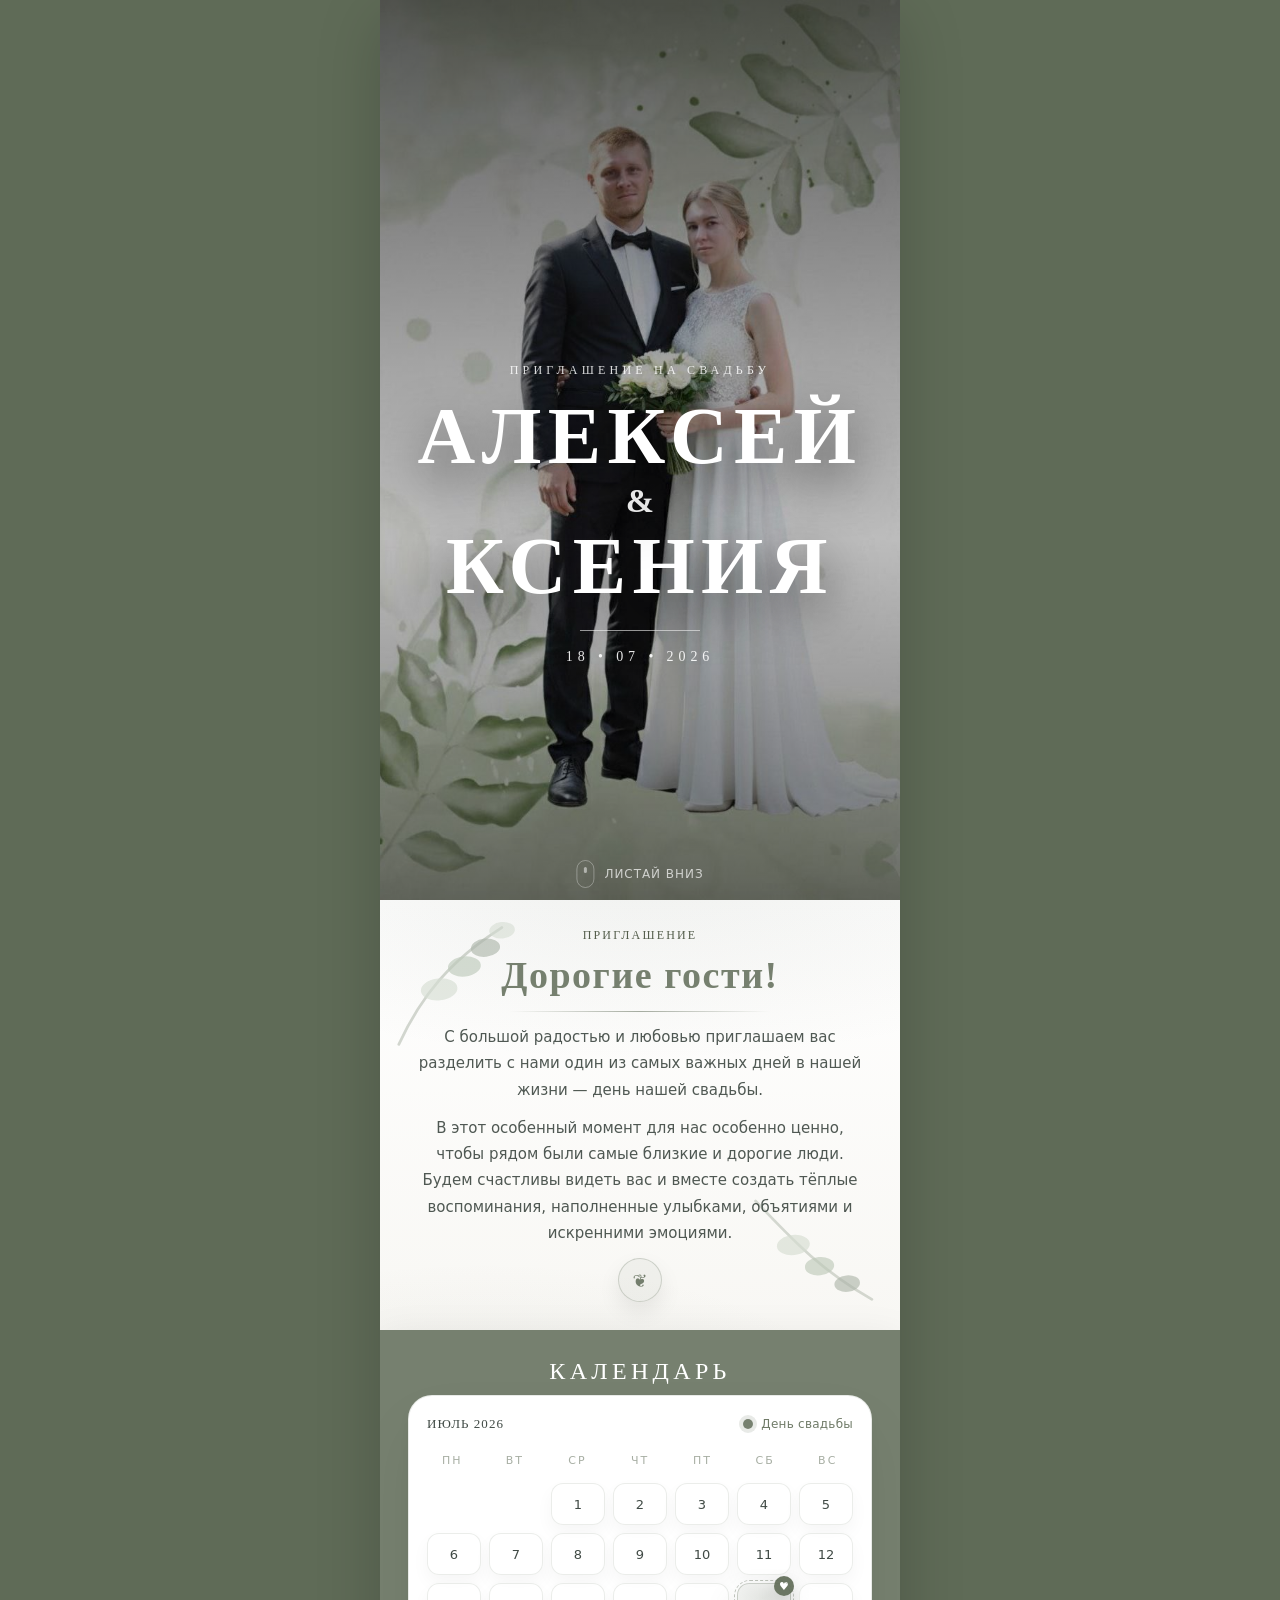
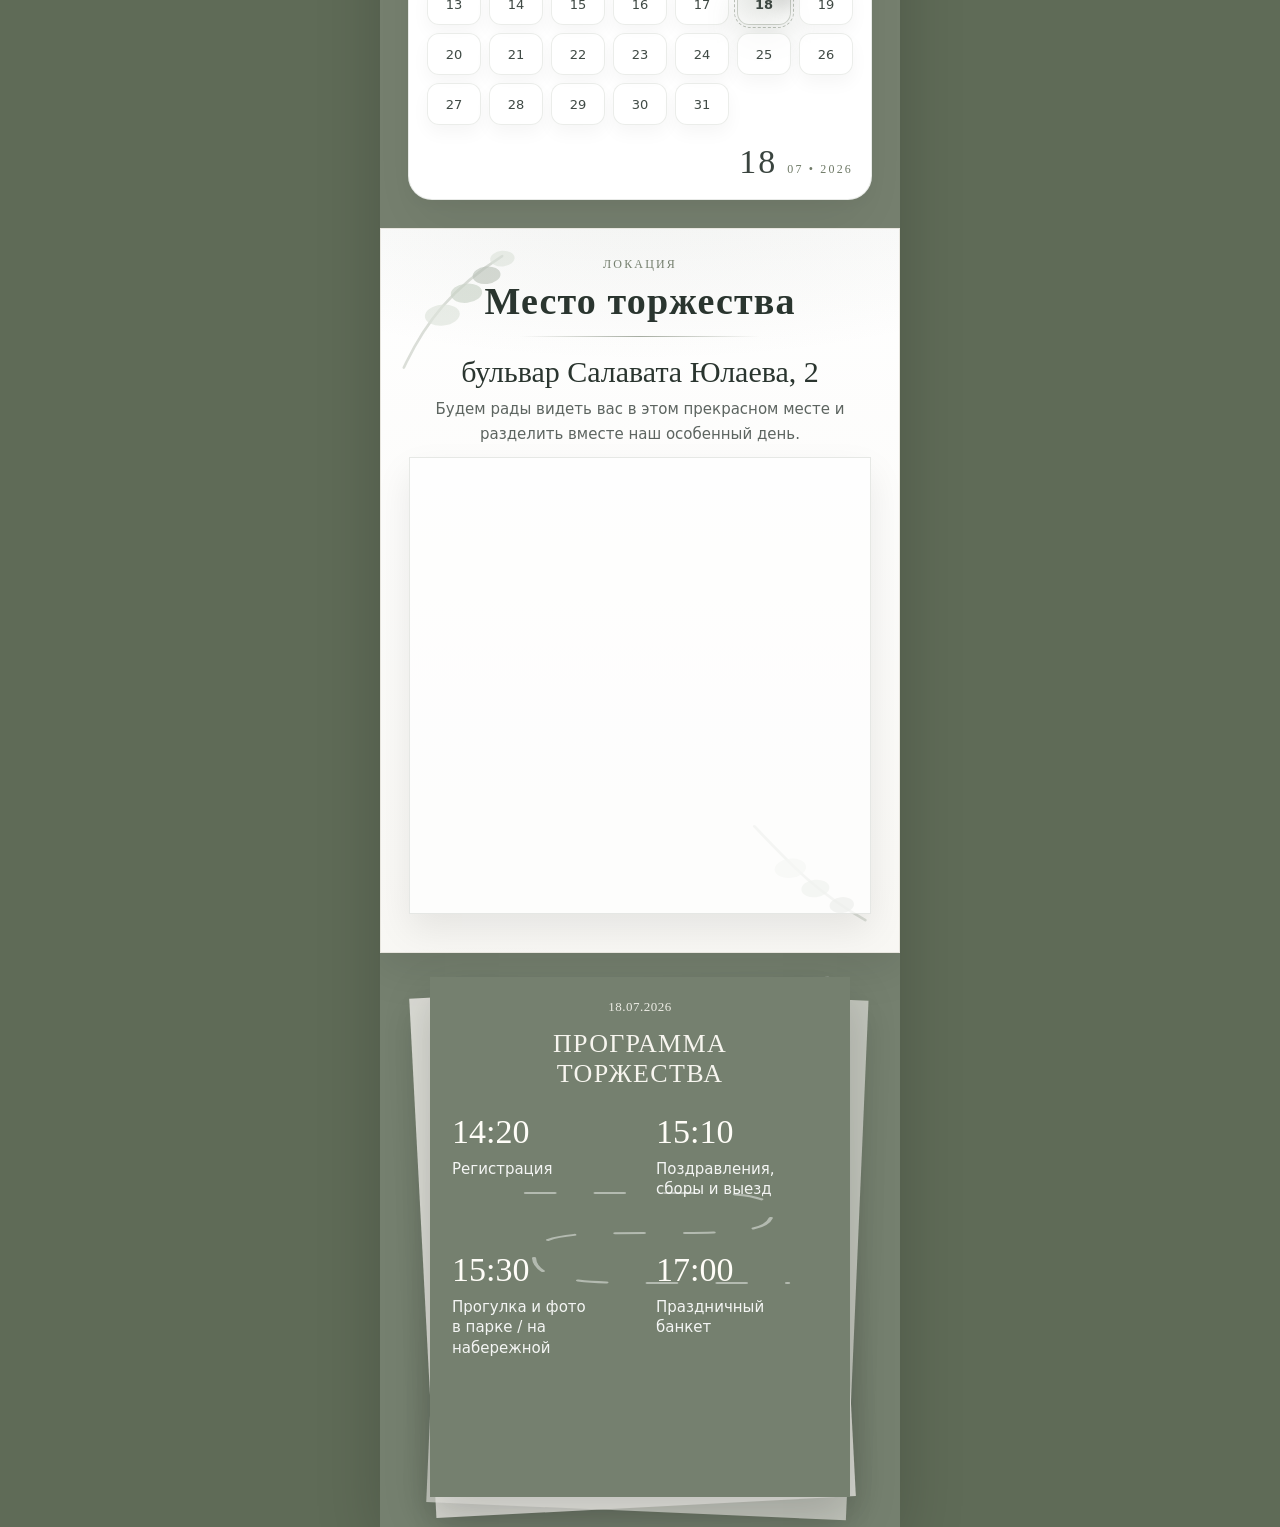
<file: index.html>
<!doctype html>
<html lang="ru">

<head>
  <meta charset="utf-8" />
  <meta name="viewport" content="width=device-width,initial-scale=1" />
  <title>Сайт-приглашение на свадьбу</title>

  <link rel="stylesheet" href="./style.css">
</head>

<body>
  <div class="page">
    <div class="columns" id="invite">
      <section class="strip fade-in d1">

        <!-- ПЕРВЫЙ БЛОК: фото + текст, 100% высоты -->
        <section class="hero" id="hero">
          <img class="hero__bg" src="img/photo_block-3.jpg" alt="Алексей и Ксения">


          <div class="hero__overlay">

            <p class="hero__invite">приглашение на свадьбу</p>

            <h1 class="hero__names">
              <span class="name-top">АЛЕКСЕЙ</span>

              <span class="and">&</span>

              <span class="name-bottom">КСЕНИЯ</span>
            </h1>

            <div class="hero-divider"></div>

            <p class="hero__date">18 • 07 • 2026</p>

          </div>

          <div class="scroll-hint" aria-hidden="true">
            <div class="mouse"></div>
            <span>Листай вниз</span>
          </div>
        </section>


        <!-- Блок с текстом -->
        <section class="invite-card" id="inviteTextBlock">
          <!-- декор -->
          <svg class="invite-decor tl" viewBox="0 0 240 240" aria-hidden="true">
            <path d="M40 180 C70 130, 105 95, 165 65" stroke="rgba(111,127,105,.55)" stroke-width="3"
              stroke-linecap="round" fill="none" />
            <ellipse cx="90" cy="125" rx="20" ry="12" fill="rgba(185,199,179,.65)" />
            <ellipse cx="120" cy="103" rx="18" ry="11" fill="rgba(142,164,135,.65)" />
            <ellipse cx="145" cy="85" rx="16" ry="10" fill="rgba(111,127,105,.62)" />
            <ellipse cx="165" cy="68" rx="14" ry="9" fill="rgba(185,199,179,.58)" />
          </svg>

          <svg class="invite-decor br" viewBox="0 0 240 240" aria-hidden="true">
            <path d="M60 60 C95 105, 120 140, 175 180" stroke="rgba(111,127,105,.50)" stroke-width="3"
              stroke-linecap="round" fill="none" />
            <ellipse cx="96" cy="112" rx="18" ry="11" fill="rgba(185,199,179,.65)" />
            <ellipse cx="122" cy="138" rx="16" ry="10" fill="rgba(142,164,135,.65)" />
            <ellipse cx="150" cy="160" rx="14" ry="9" fill="rgba(111,127,105,.62)" />
          </svg>

          <div class="invite-inner">
            <p class="invite-kicker">ПРИГЛАШЕНИЕ</p>
            <h2 class="invite-title">Дорогие гости!</h2>

            <div class="invite-divider" aria-hidden="true"></div>

            <div class="invite-text">
              <p>
                С большой радостью и любовью приглашаем вас разделить с нами один из самых важных дней в нашей жизни —
                день нашей свадьбы.
              </p>
              <p>
                В этот особенный момент для нас особенно ценно, чтобы рядом были самые близкие и дорогие люди.
                Будем счастливы видеть вас и вместе создать тёплые воспоминания, наполненные улыбками, объятиями
                и искренними эмоциями.
              </p>
            </div>

            <div class="invite-sign">
              <span class="invite-heart" aria-hidden="true">❦</span>
            </div>
          </div>
        </section>


        <!-- ====== КАЛЕНДАРЬ (вставь после блока приглашения) ====== -->
        <section class="cal-card" id="calendar">
          <div class="cal-inner">
            <p class="cal-kicker">КАЛЕНДАРЬ</p>

            <div class="cal-wrap" aria-label="Календарь">
              <header class="cal-head">
                <div class="cal-month" id="calMonth">Июль 2026</div>
                <div class="cal-note">
                  <span class="cal-dot" aria-hidden="true"></span>
                  <span>День свадьбы</span>
                </div>
              </header>

              <div class="cal-grid" role="grid" aria-label="Сетка календаря">
                <!-- дни недели -->
                <div class="cal-dow">ПН</div>
                <div class="cal-dow">ВТ</div>
                <div class="cal-dow">СР</div>
                <div class="cal-dow">ЧТ</div>
                <div class="cal-dow">ПТ</div>
                <div class="cal-dow">СБ</div>
                <div class="cal-dow">ВС</div>

                <!-- сюда JS вставит числа -->
                <div class="cal-days" id="calDays" aria-live="polite"></div>
              </div>

              <div class="cal-footer">
                <div class="cal-datebig">
                  <span class="cal-datebig-day" id="calBigDay">18</span>
                  <span class="cal-datebig-rest" id="calBigRest">07 • 2026</span>
                </div>
              </div>
            </div>
          </div>
        </section>




        <section class="venue-card" id="venue">
          <div class="venue-inner">
            <p class="venue-kicker">ЛОКАЦИЯ</p>
            <h2 class="venue-title">Место торжества</h2>

            <div class="venue-divider"></div>

            <div class="venue-info">

              <div class="venue-text">
                <p class="venue-address">бульвар Салавата Юлаева, 2</p>
                <p class="venue-sub">
                  Будем рады видеть вас в этом прекрасном месте и разделить вместе наш особенный день.
                </p>
              </div>
            </div>

            <div class="venue-map-wrap">
              <iframe class="venue-map"
                src="https://yandex.ru/map-widget/v1/?um=constructor%3Afa5b91c28d39b18e5f9e1854803efb419289134a74e1d3132998e74c2c45b8a1&amp;source=constructor"
                frameborder="0" loading="lazy">
              </iframe>
            </div>
          </div>

          <!-- декор -->
          <svg class="venue-decor tl" viewBox="0 0 240 240" aria-hidden="true">
            <path d="M40 180 C70 130, 105 95, 165 65" stroke="rgba(111,127,105,.55)" stroke-width="3"
              stroke-linecap="round" fill="none" />
            <ellipse cx="90" cy="125" rx="20" ry="12" fill="rgba(185,199,179,.65)" />
            <ellipse cx="120" cy="103" rx="18" ry="11" fill="rgba(142,164,135,.65)" />
            <ellipse cx="145" cy="85" rx="16" ry="10" fill="rgba(111,127,105,.62)" />
            <ellipse cx="165" cy="68" rx="14" ry="9" fill="rgba(185,199,179,.58)" />
          </svg>

          <svg class="venue-decor br" viewBox="0 0 240 240" aria-hidden="true">
            <path d="M60 60 C95 105, 120 140, 175 180" stroke="rgba(111,127,105,.50)" stroke-width="3"
              stroke-linecap="round" fill="none" />
            <ellipse cx="96" cy="112" rx="18" ry="11" fill="rgba(185,199,179,.65)" />
            <ellipse cx="122" cy="138" rx="16" ry="10" fill="rgba(142,164,135,.65)" />
            <ellipse cx="150" cy="160" rx="14" ry="9" fill="rgba(111,127,105,.62)" />
          </svg>
        </section>

        <section class="program-section">
          <div class="program-stack">
            <div class="program-sheet sheet-back-1"></div>
            <div class="program-sheet sheet-back-2"></div>

            <div class="program-card">
              <div class="program-date">18.07.2026</div>
              <h2 class="program-title">ПРОГРАММА<br>ТОРЖЕСТВА</h2>

              <div class="program-grid">
                <div class="program-item item-1">
                  <div class="program-time">14:20</div>
                  <div class="program-text">Регистрация</div>
                </div>

                <div class="program-item item-2">
                  <div class="program-time">15:10</div>
                  <div class="program-text">Поздравления,<br>сборы и выезд</div>
                </div>

                <div class="program-item item-3">
                  <div class="program-time">15:30</div>
                  <div class="program-text">Прогулка и фото<br>в парке / на набережной</div>
                </div>

                <div class="program-item item-4">
                  <div class="program-time">17:00</div>
                  <div class="program-text">Праздничный<br>банкет</div>
                </div>
              </div>

              <svg class="program-route" viewBox="0 0 100 100" preserveAspectRatio="none" aria-hidden="true">
                <path d="M18,33
                 C35,33 35,33 50,33
                 C70,33 78,33 78,43
                 C78,53 68,53 50,53
                 C30,53 20,53 20,65
                 C20,78 35,78 50,78
                 C68,78 72,78 82,78" />
              </svg>
            </div>
          </div>
        </section>
      </section>



    </div>
  </div>

  <script>
    const DATA = {
      heroLabel: "ПРИГЛАСИТЕЛЬНОЕ НА СВАДЬБУ",
      heroNamesHtml: "АЛЕКСЕЙ<span class='amp'>и</span>КСЕНИЯ",
      heroDate: "18 • 07 • 2026",
      weddingISO: "2026-07-18T14:00:00"
    };

    /* =========================
       HERO
    ========================= */
    const heroLabel = document.getElementById("heroLabel");
    const heroNames = document.getElementById("heroNames");
    const heroDate = document.getElementById("heroDate");

    if (heroLabel) heroLabel.textContent = DATA.heroLabel;
    if (heroNames) heroNames.innerHTML = DATA.heroNamesHtml;
    if (heroDate) heroDate.textContent = DATA.heroDate;

    /* =========================
       КАЛЕНДАРЬ
    ========================= */
    const wedding = new Date(DATA.weddingISO);

    const MONTHS_RU = [
      "Январь", "Февраль", "Март", "Апрель", "Май", "Июнь",
      "Июль", "Август", "Сентябрь", "Октябрь", "Ноябрь", "Декабрь"
    ];

    function monIndex(jsDay) {
      return (jsDay + 6) % 7;
    }

    function renderCalendar(date) {
      const calMonth = document.getElementById("calMonth");
      const calBigDay = document.getElementById("calBigDay");
      const calBigRest = document.getElementById("calBigRest");
      const calDays = document.getElementById("calDays");

      if (!calMonth || !calBigDay || !calBigRest || !calDays) return;

      const year = date.getFullYear();
      const month = date.getMonth();
      const day = date.getDate();

      calMonth.textContent = `${MONTHS_RU[month]} ${year}`;
      calBigDay.textContent = String(day);
      calBigRest.textContent = `${String(month + 1).padStart(2, "0")} • ${year}`;

      calDays.innerHTML = "";

      const first = new Date(year, month, 1);
      const last = new Date(year, month + 1, 0);
      const daysInMonth = last.getDate();
      const startOffset = monIndex(first.getDay());

      for (let i = 0; i < startOffset; i++) {
        const emptyDay = document.createElement("div");
        emptyDay.className = "cal-day is-empty";
        calDays.appendChild(emptyDay);
      }

      const now = new Date();

      for (let n = 1; n <= daysInMonth; n++) {
        const dayCell = document.createElement("div");
        dayCell.className = "cal-day";
        dayCell.textContent = n;

        if (
          n === now.getDate() &&
          month === now.getMonth() &&
          year === now.getFullYear()
        ) {
          dayCell.classList.add("is-today");
        }

        if (n === day) {
          dayCell.classList.add("is-wedding");
          dayCell.title = "День свадьбы";
        }

        calDays.appendChild(dayCell);
      }

      const totalCells = startOffset + daysInMonth;
      const tail = (7 - (totalCells % 7)) % 7;

      for (let i = 0; i < tail; i++) {
        const emptyDay = document.createElement("div");
        emptyDay.className = "cal-day is-empty";
        calDays.appendChild(emptyDay);
      }
    }

    renderCalendar(wedding);
  </script>
</body>

</html>
</file>
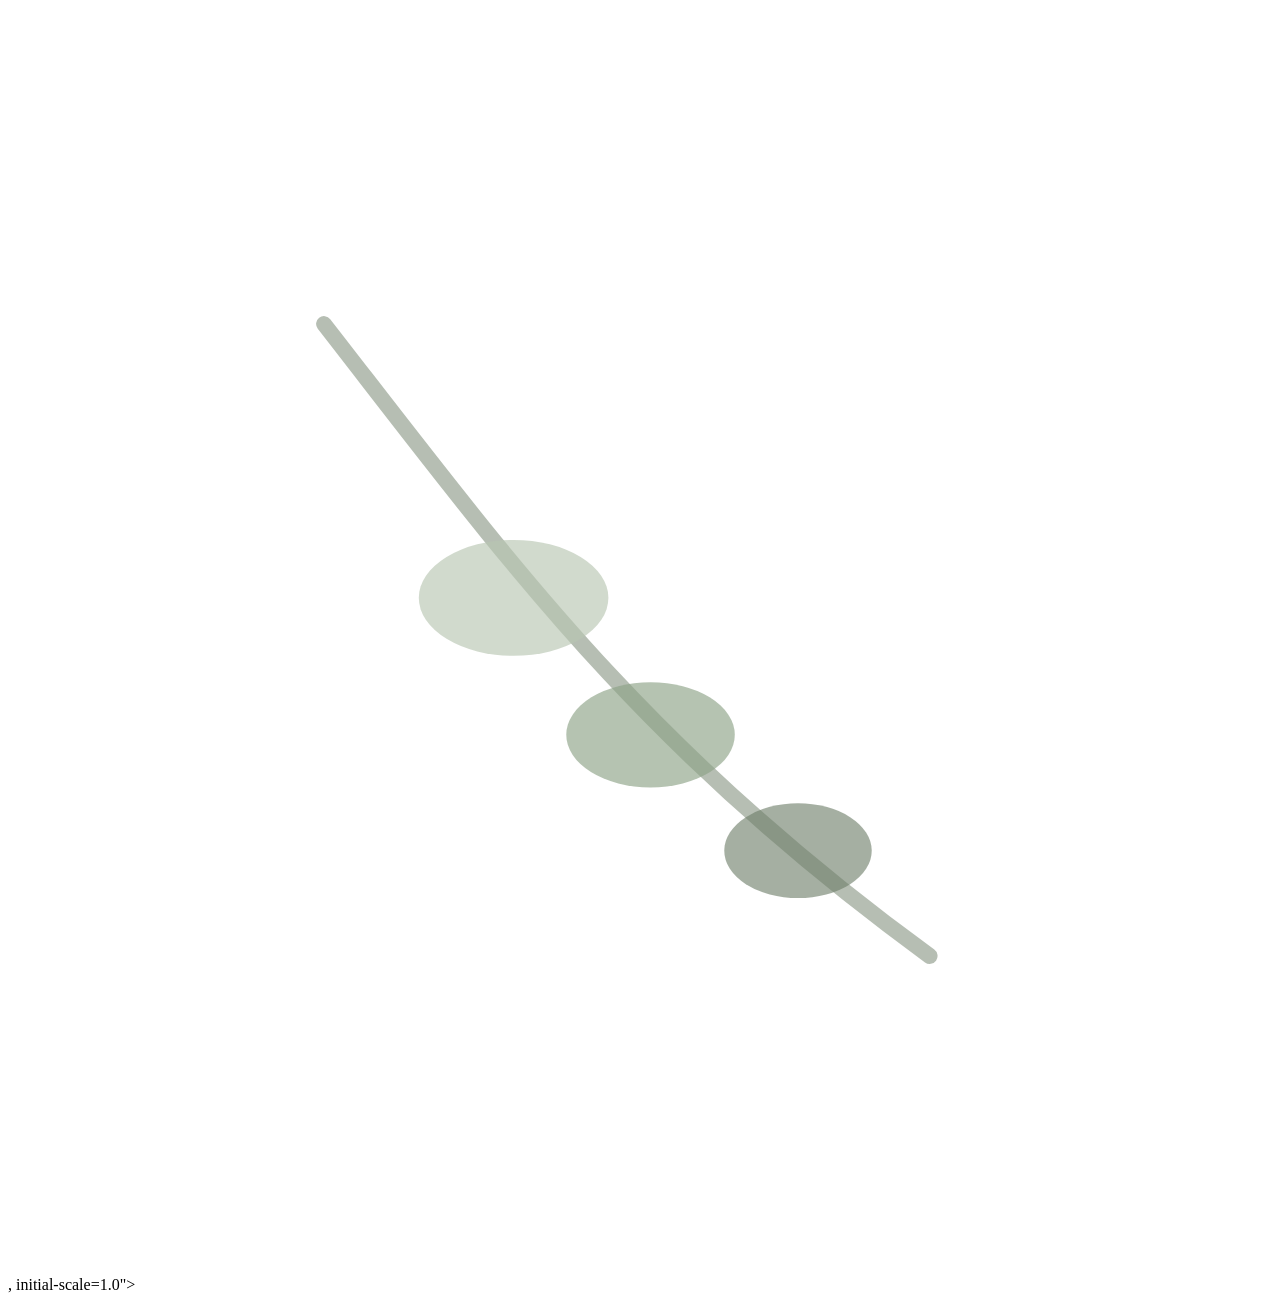
<file: test.html>
<!DOCTYPE html>
<html lang="en">

<head>
    <meta charset="UTF-8">
    <meta name="viewport" content="width=<svg class=" botanic tl" viewBox="0 0 240 240" aria-hidden="true">
    <path d="M40 180 C70 130, 105 95, 165 65" stroke="rgba(111,127,105,.55)" stroke-width="3" stroke-linecap="round"
        fill="none" />
    <ellipse cx="90" cy="125" rx="20" ry="12" fill="rgba(185,199,179,.65)" />
    <ellipse cx="120" cy="103" rx="18" ry="11" fill="rgba(142,164,135,.65)" />
    <ellipse cx="145" cy="85" rx="16" ry="10" fill="rgba(111,127,105,.62)" />
    <ellipse cx="165" cy="68" rx="14" ry="9" fill="rgba(185,199,179,.58)" />
    </svg>

    <svg class="botanic br" viewBox="0 0 240 240" aria-hidden="true">
        <path d="M60 60 C95 105, 120 140, 175 180" stroke="rgba(111,127,105,.50)" stroke-width="3"
            stroke-linecap="round" fill="none" />
        <ellipse cx="96" cy="112" rx="18" ry="11" fill="rgba(185,199,179,.65)" />
        <ellipse cx="122" cy="138" rx="16" ry="10" fill="rgba(142,164,135,.65)" />
        <ellipse cx="150" cy="160" rx="14" ry="9" fill="rgba(111,127,105,.62)" />
    </svg>, initial-scale=1.0">
    <title>Document</title>
</head>

<body>

</body>

</html>
</file>
<file: style.css>
:root {
    --sage-900: #5f6b57;
    --sage-800: #66725f;
    --sage-700: #74806b;

    --paper: #ffffff;
    --paper-2: #f7f6f2;

    --ink: #1f2a24;
    --muted: #5f6b63;
    --line: #e6e4dc;

    --shadow: 0 18px 60px rgba(0, 0, 0, .18);
    --shadow-soft: 0 14px 42px rgba(0, 0, 0, .10);

    --serif: ui-serif, "Georgia", "Times New Roman", serif;
    --sans: ui-sans-serif, system-ui, -apple-system, Segoe UI, Roboto, Arial, "Noto Sans", sans-serif;
}

* {
    box-sizing: border-box;
}

html,
body {
    height: 100%;
}

body {
    margin: 0;
    font-family: var(--sans);
    color: var(--ink);
    background: var(--sage-900);
}

.page {
    margin: 0 auto;
    position: relative;
}

.columns {
    width: 100%;
    display: flex;
    flex-direction: column;
    align-items: center;
}

.strip {
    background: var(--paper);
    box-shadow: var(--shadow);
    position: relative;
    overflow: hidden;
    max-width: 520px;
    width: 100%;
    margin: 0 auto;
}

.strip::before {
    content: "";
    position: absolute;
    inset: 0;
    background:
        radial-gradient(900px 320px at 50% -40%, rgba(95, 107, 87, .08), transparent 60%),
        radial-gradient(700px 320px at 20% 110%, rgba(95, 107, 87, .06), transparent 60%);
    pointer-events: none;
}

.fade-in {
    opacity: 0;
    transform: translateY(10px);
    animation: fade .7s ease forwards;
}

.d1 {
    animation-delay: .10s;
}

@keyframes fade {
    to {
        opacity: 1;
        transform: translateY(0);
    }
}

/* =========================
   HERO
========================= */

.hero {
    position: relative;
    width: 100vw;
    left: 50%;
    transform: translateX(-50%);
    min-height: 100vh;
    min-height: 100svh;
    overflow: hidden;
    margin: 0;
    background: #0b0c0c;
}

.hero__bg {
    position: absolute;
    inset: 0;
    width: 100%;
    height: 100%;
    object-fit: contain;
    object-position: center;
}

.hero::after {
    content: "";
    position: absolute;
    inset: 0;
    background: linear-gradient(180deg,
            rgba(0, 0, 0, .65) 0%,
            rgba(0, 0, 0, .35) 40%,
            rgba(0, 0, 0, .25) 60%,
            rgba(0, 0, 0, .55) 100%);
    pointer-events: none;
}

.hero__overlay {
    position: relative;
    z-index: 2;
    width: min(900px, 92vw);
    margin: 0 auto;
    margin-top: 300px;
    padding: clamp(44px, 7vh, 86px) 16px 0;
    text-align: center;
    overflow: hidden;
}

.hero__invite {
    font-family: var(--serif);
    text-transform: uppercase;
    letter-spacing: .35em;
    font-size: 12px;
    color: rgba(255, 255, 255, .85);
    margin: 0 0 18px;
}

.hero__names {
    margin: 0 auto;
    max-width: 100%;
    text-align: center;
    font-family: var(--serif);
    text-transform: uppercase;
    color: #fff;
    line-height: 1;
    text-shadow: 0 18px 50px rgba(0, 0, 0, .60);
}

.name-top,
.name-bottom {
    display: block;
    font-size: clamp(38px, 7vw, 80px);
    letter-spacing: .08em;
}

.and {
    display: block;
    font-family: var(--serif);
    font-size: 34px;
    margin: 8px 0;
    opacity: .9;
}

.hero-divider {
    width: 120px;
    height: 1px;
    background: rgba(255, 255, 255, .6);
    margin: 24px auto 18px;
}

.hero__date {
    margin: 0;
    font-family: var(--serif);
    letter-spacing: .35em;
    font-size: 14px;
    color: rgba(255, 255, 255, .9);
}

.scroll-hint {
    position: absolute;
    left: 50%;
    bottom: 12px;
    transform: translateX(-50%);
    color: rgba(255, 255, 255, .70);
    font-size: 12px;
    letter-spacing: .08em;
    text-transform: uppercase;
    display: flex;
    align-items: center;
    gap: 10px;
    user-select: none;
    z-index: 2;
}

.mouse {
    width: 18px;
    height: 28px;
    border-radius: 999px;
    border: 1px solid rgba(255, 255, 255, .35);
    position: relative;
    opacity: .9;
}

.mouse::after {
    content: "";
    position: absolute;
    top: 6px;
    left: 50%;
    transform: translateX(-50%);
    width: 3px;
    height: 6px;
    border-radius: 99px;
    background: rgba(255, 255, 255, .55);
    animation: wheel 1.25s ease-in-out infinite;
}

@keyframes wheel {

    0%,
    100% {
        transform: translateX(-50%) translateY(0);
        opacity: .6;
    }

    50% {
        transform: translateX(-50%) translateY(6px);
        opacity: 1;
    }
}

@media (max-width: 768px) {
    .hero__bg {
        object-fit: cover;
        object-position: center top;
    }
}

@media (max-width: 520px) {
    .hero__overlay {
        margin-top: 220px;
        width: 94vw;
        padding-left: 12px;
        padding-right: 12px;
    }

    .name-top,
    .name-bottom {
        font-size: clamp(34px, 10vw, 54px);
        letter-spacing: .05em;
    }

    .and {
        font-size: 18px;
    }

    .hero__invite {
        letter-spacing: .18em;
        font-size: 11px;
    }
}

/* =========================
   INVITE CARD
========================= */

.invite-card {
    position: relative;
    width: 100%;
    overflow: hidden;
    box-shadow: var(--shadow-soft);
}

.invite-card::before {
    content: "";
    position: absolute;
    inset: 0;
    background:
        radial-gradient(900px 340px at 50% -10%, rgba(95, 107, 87, .10), transparent 60%),
        radial-gradient(700px 280px at 20% 120%, rgba(95, 107, 87, .07), transparent 55%),
        linear-gradient(180deg, rgba(255, 255, 255, .86), rgba(247, 246, 242, .88));
    pointer-events: none;
}

.invite-inner {
    position: relative;
    z-index: 1;
    padding: clamp(18px, 3vw, 28px) clamp(16px, 3vw, 30px);
    text-align: center;
}

.invite-decor {
    position: absolute;
    width: 220px;
    opacity: .55;
    pointer-events: none;
    filter: saturate(.95);
}

.invite-decor.tl {
    top: -28px;
    left: -24px;
    transform: rotate(-6deg);
}

.invite-decor.br {
    bottom: -30px;
    right: -26px;
    transform: rotate(-6deg);
}

.invite-kicker {
    margin: 0 0 10px;
    font-family: var(--serif);
    text-transform: uppercase;
    letter-spacing: .18em;
    font-size: 12px;
    color: rgb(84, 94, 76);
}

.invite-title {
    margin: 0;
    font-family: var(--serif);
    font-size: clamp(26px, 4vw, 38px);
    letter-spacing: .04em;
    color: rgba(95, 107, 87, .85);
}

.invite-divider {
    width: min(260px, 62vw);
    height: 1px;
    margin: 14px auto 12px;
    background: linear-gradient(90deg, transparent, rgba(95, 107, 87, .55), transparent);
}

.invite-text {
    margin: 0 auto;
    max-width: 62ch;
    color: rgba(31, 42, 36, .78);
    font-size: 15px;
    line-height: 1.75;
    text-align: center;
}

.invite-text p {
    margin: 0 0 12px;
}

.invite-sign {
    margin-top: 10px;
    display: flex;
    justify-content: center;
}

.invite-heart {
    width: 44px;
    height: 44px;
    display: grid;
    place-items: center;
    border-radius: 999px;
    border: 1px solid rgba(95, 107, 87, .25);
    background: rgba(95, 107, 87, .06);
    color: rgba(95, 107, 87, .85);
    box-shadow: 0 10px 22px rgba(0, 0, 0, .08);
    font-size: 18px;
}

@media (max-width: 520px) {
    .invite-decor {
        width: 180px;
        opacity: .50;
    }

    .invite-text {
        font-size: 14.5px;
        line-height: 1.7;
    }
}

/* =========================
   CALENDAR
========================= */

.cal-card {
    position: relative;
    width: 100%;
    overflow: hidden;
    box-shadow: var(--shadow-soft);
}

.cal-card::before {
    content: "";
    position: absolute;
    inset: 0;
    background:
        radial-gradient(900px 340px at 50% -10%, rgba(95, 107, 87, .10), transparent 60%),
        radial-gradient(700px 280px at 20% 120%, rgba(95, 107, 87, .07), transparent 55%),
        linear-gradient(180deg, rgba(255, 255, 255, .86), rgba(247, 246, 242, .88));
    pointer-events: none;
}

.cal-inner {
    position: relative;
    z-index: 1;
    padding: clamp(18px, 3vw, 28px);
    text-align: center;
    background-color: #76806f;
}

.cal-kicker {
    margin: 0 0 10px;
    font-family: var(--serif);
    text-transform: uppercase;
    letter-spacing: .18em;
    font-size: 24px;
    color: #fff;
}

.cal-wrap {
    margin: 0 auto;
    width: min(560px, 100%);
    background: #fff;
    border: 1px solid rgba(95, 107, 87, .14);
    border-radius: 24px;
    backdrop-filter: blur(10px);
    box-shadow:
        0 30px 60px rgba(0, 0, 0, .06),
        0 6px 18px rgba(0, 0, 0, .04);
    padding: 20px 18px 18px;
}

.cal-head {
    display: flex;
    justify-content: space-between;
    align-items: center;
    gap: 12px;
    margin-bottom: 16px;
}

.cal-month {
    font-family: var(--serif);
    letter-spacing: .08em;
    text-transform: uppercase;
    font-size: 13px;
    color: rgba(31, 42, 36, .85);
}

.cal-note {
    display: flex;
    align-items: center;
    gap: 8px;
    font-size: 12px;
    color: rgba(95, 107, 87, .90);
    letter-spacing: .02em;
}

.cal-dot {
    width: 10px;
    height: 10px;
    border-radius: 999px;
    background: rgba(95, 107, 87, .85);
    box-shadow: 0 0 0 4px rgba(95, 107, 87, .14);
}

.cal-grid {
    display: grid;
    grid-template-columns: repeat(7, 1fr);
    gap: 12px;
}

.cal-dow {
    font-size: 11px;
    letter-spacing: .18em;
    text-transform: uppercase;
    color: rgba(95, 107, 87, .55);
    padding: 6px 0 4px;
}

.cal-days {
    grid-column: 1 / -1;
    display: grid;
    grid-template-columns: repeat(7, 1fr);
    gap: 8px;
}

.cal-day {
    height: 42px;
    display: grid;
    place-items: center;
    border: 1px solid rgba(95, 107, 87, .12);
    color: rgba(31, 42, 36, .85);
    font-size: 13px;
    position: relative;
    border-radius: 12px;
    background: rgba(255, 255, 255, .75);
    box-shadow: 0 8px 18px rgba(0, 0, 0, .04);
}

.cal-day.is-empty {
    border-color: transparent;
    background: transparent;
    box-shadow: none;
}

.cal-day.is-today {
    outline: 2px solid rgba(95, 107, 87, .25);
    outline-offset: 2px;
}

.cal-day.is-wedding {
    border-color: rgba(95, 107, 87, .28);
    background:
        radial-gradient(80px 60px at 50% 35%, rgba(95, 107, 87, .18), transparent 70%),
        rgba(255, 255, 255, .9);
    font-weight: 800;
    box-shadow: 0 16px 32px rgba(95, 107, 87, .18);
}

.cal-day.is-wedding::after {
    content: "";
    position: absolute;
    inset: -4px;
    border-radius: 16px;
    border: 1.5px dashed rgba(95, 107, 87, .40);
    pointer-events: none;
}

.cal-day.is-wedding::before {
    content: "♥";
    position: absolute;
    top: -8px;
    right: -4px;
    width: 20px;
    height: 20px;
    display: grid;
    place-items: center;
    border-radius: 999px;
    background: rgba(95, 107, 87, .92);
    color: #fff;
    font-size: 11px;
    box-shadow: 0 8px 18px rgba(0, 0, 0, .18);
}

.cal-footer {
    display: flex;
    justify-content: flex-end;
    align-items: center;
    margin-top: 18px;
}

.cal-datebig {
    margin-left: auto;
    display: flex;
    align-items: baseline;
    gap: 10px;
    color: rgba(31, 42, 36, .88);
}

.cal-datebig-day {
    font-family: var(--serif);
    font-size: 34px;
    letter-spacing: .06em;
}

.cal-datebig-rest {
    font-family: var(--serif);
    letter-spacing: .18em;
    text-transform: uppercase;
    font-size: 12px;
    color: rgba(95, 107, 87, .90);
}

/* =========================
   VENUE
========================= */

.venue-card {
    width: 100%;
    position: relative;
    background: rgba(255, 255, 255, .92);
    border: 1px solid rgba(230, 228, 220, .9);
    box-shadow: var(--shadow-soft);
    overflow: hidden;
}

.venue-card::before {
    content: "";
    position: absolute;
    inset: 0;
    background:
        radial-gradient(900px 340px at 50% -10%, rgba(95, 107, 87, .10), transparent 60%),
        radial-gradient(700px 280px at 20% 120%, rgba(95, 107, 87, .07), transparent 55%),
        linear-gradient(180deg, rgba(255, 255, 255, .86), rgba(247, 246, 242, .88));
    pointer-events: none;
}

.venue-inner {
    position: relative;
    z-index: 1;
    padding: clamp(18px, 3vw, 28px);
    text-align: center;
    width: 100%;
    max-width: 100%;
    overflow: hidden;
}

.venue-kicker {
    margin: 0 0 10px;
    font-family: var(--serif);
    text-transform: uppercase;
    letter-spacing: .18em;
    font-size: 12px;
    color: rgba(95, 107, 87, .85);
}

.venue-title {
    margin: 0;
    font-family: var(--serif);
    font-size: clamp(24px, 4vw, 38px);
    letter-spacing: .03em;
    color: #2a352f;
    line-height: 1.05;
    max-width: 100%;
    overflow-wrap: anywhere;
    word-break: break-word;
}

.venue-divider {
    width: min(240px, 60vw);
    height: 1px;
    margin: 14px auto 18px;
    background: linear-gradient(90deg, transparent, rgba(95, 107, 87, .55), transparent);
}

.venue-info {
    display: flex;
    flex-direction: column;
    align-items: center;
    text-align: center;
    gap: 14px;
}

.venue-text {
    max-width: 100%;
    text-align: center;
}

.venue-address {
    margin: 0 0 8px;
    font-family: var(--serif);
    font-size: clamp(22px, 3.2vw, 30px);
    line-height: 1.15;
    color: #2a352f;
    max-width: 100%;
    overflow-wrap: anywhere;
    word-break: break-word;
}

.venue-sub {
    margin: 0;
    color: rgba(31, 42, 36, .72);
    font-size: 15px;
    line-height: 1.65;
    max-width: 100%;
    overflow-wrap: anywhere;
}

.venue-map-wrap {
    width: min(760px, 100%);
    max-width: 100%;
    margin: 10px auto;
    overflow: hidden;
    border: 1px solid rgba(95, 107, 87, .15);
    background: rgba(255, 255, 255, .72);
    box-shadow: 0 16px 34px rgba(0, 0, 0, .08);
}

.venue-map {
    display: block;
    width: 100%;
    height: 455px;
    border: 0;
}

.venue-decor {
    position: absolute;
    width: 210px;
    opacity: .45;
    pointer-events: none;
    filter: saturate(.95);
}

.venue-decor.tl {
    top: -26px;
    left: -18px;
    transform: rotate(-6deg);
}

.venue-decor.br {
    bottom: -26px;
    right: -18px;
    transform: rotate(-6deg);
}

@media (max-width: 640px) {
    .venue-map {
        height: 300px;
    }

    .venue-decor {
        width: 160px;
        opacity: .38;
    }
}

/* =========================
   PROGRAM
========================= */

.program-section {
    padding: 24px 0 30px;
    display: flex;
    justify-content: center;
    width: 100%;
    background: #75806f;
}

.program-stack {
    position: relative;
    width: min(420px, 92vw);
    margin: 0 auto;
}

.program-sheet {
    position: absolute;
    inset: 0;
    background: #ecebe6;
    box-shadow: 0 14px 34px rgba(0, 0, 0, .10);
}

.sheet-back-1 {
    transform: rotate(-3deg) translate(-8px, 10px);
    opacity: .85;
}

.sheet-back-2 {
    transform: rotate(2.5deg) translate(8px, 14px);
    opacity: .65;
}

.program-card {
    position: relative;
    background: #75806f;
    color: #f7f5ef;
    padding: 22px 22px 26px;
    min-height: 520px;
    box-shadow: 0 20px 45px rgba(0, 0, 0, .16);
    overflow: hidden;
}

.program-date {
    text-align: center;
    font-family: var(--serif);
    font-size: 13px;
    letter-spacing: .04em;
    opacity: .92;
    margin-bottom: 14px;
}

.program-title {
    margin: 0 0 26px;
    text-align: center;
    font-family: var(--serif);
    font-weight: 500;
    font-size: 26px;
    line-height: 1.15;
    letter-spacing: .05em;
    text-transform: uppercase;
}

.program-grid {
    position: relative;
    z-index: 2;
    display: grid;
    grid-template-columns: 1fr 1fr;
    gap: 54px 32px;
}

.program-item {
    position: relative;
}

.program-time {
    font-family: var(--serif);
    font-size: 34px;
    line-height: 1;
    margin-bottom: 10px;
    color: #fffdf8;
}

.program-time {
    position: relative;
    font-family: var(--serif);
    font-size: 34px;
    line-height: 1;
    margin-bottom: 10px;
    color: #fffdf8;
}

.program-text {
    font-size: 15px;
    line-height: 1.35;
    color: rgba(255, 255, 255, .92);
}

.program-route {
    position: absolute;
    top: 150px;
    width: calc(100% - 10px);
    height: 200px;
    pointer-events: none;
}

.program-route path {
    fill: none;
    stroke: rgba(255, 255, 255, .45);
    stroke-width: 1;
    stroke-linecap: round;
    stroke-linejoin: round;
    stroke-dasharray: 7 10;
}

@media (max-width: 520px) {
    .program-card {
        min-height: 470px;
        padding: 18px 16px 22px;
    }

    .program-title {
        font-size: 22px;
        margin-bottom: 22px;
    }

    .program-grid {
        gap: 46px 18px;
    }

    .program-time {
        font-size: 28px;
    }

    .program-text {
        font-size: 13px;
    }

    .program-route {
        inset: 108px 12px 18px 12px;
        width: calc(100% - 20px);
    }
}
</file>
